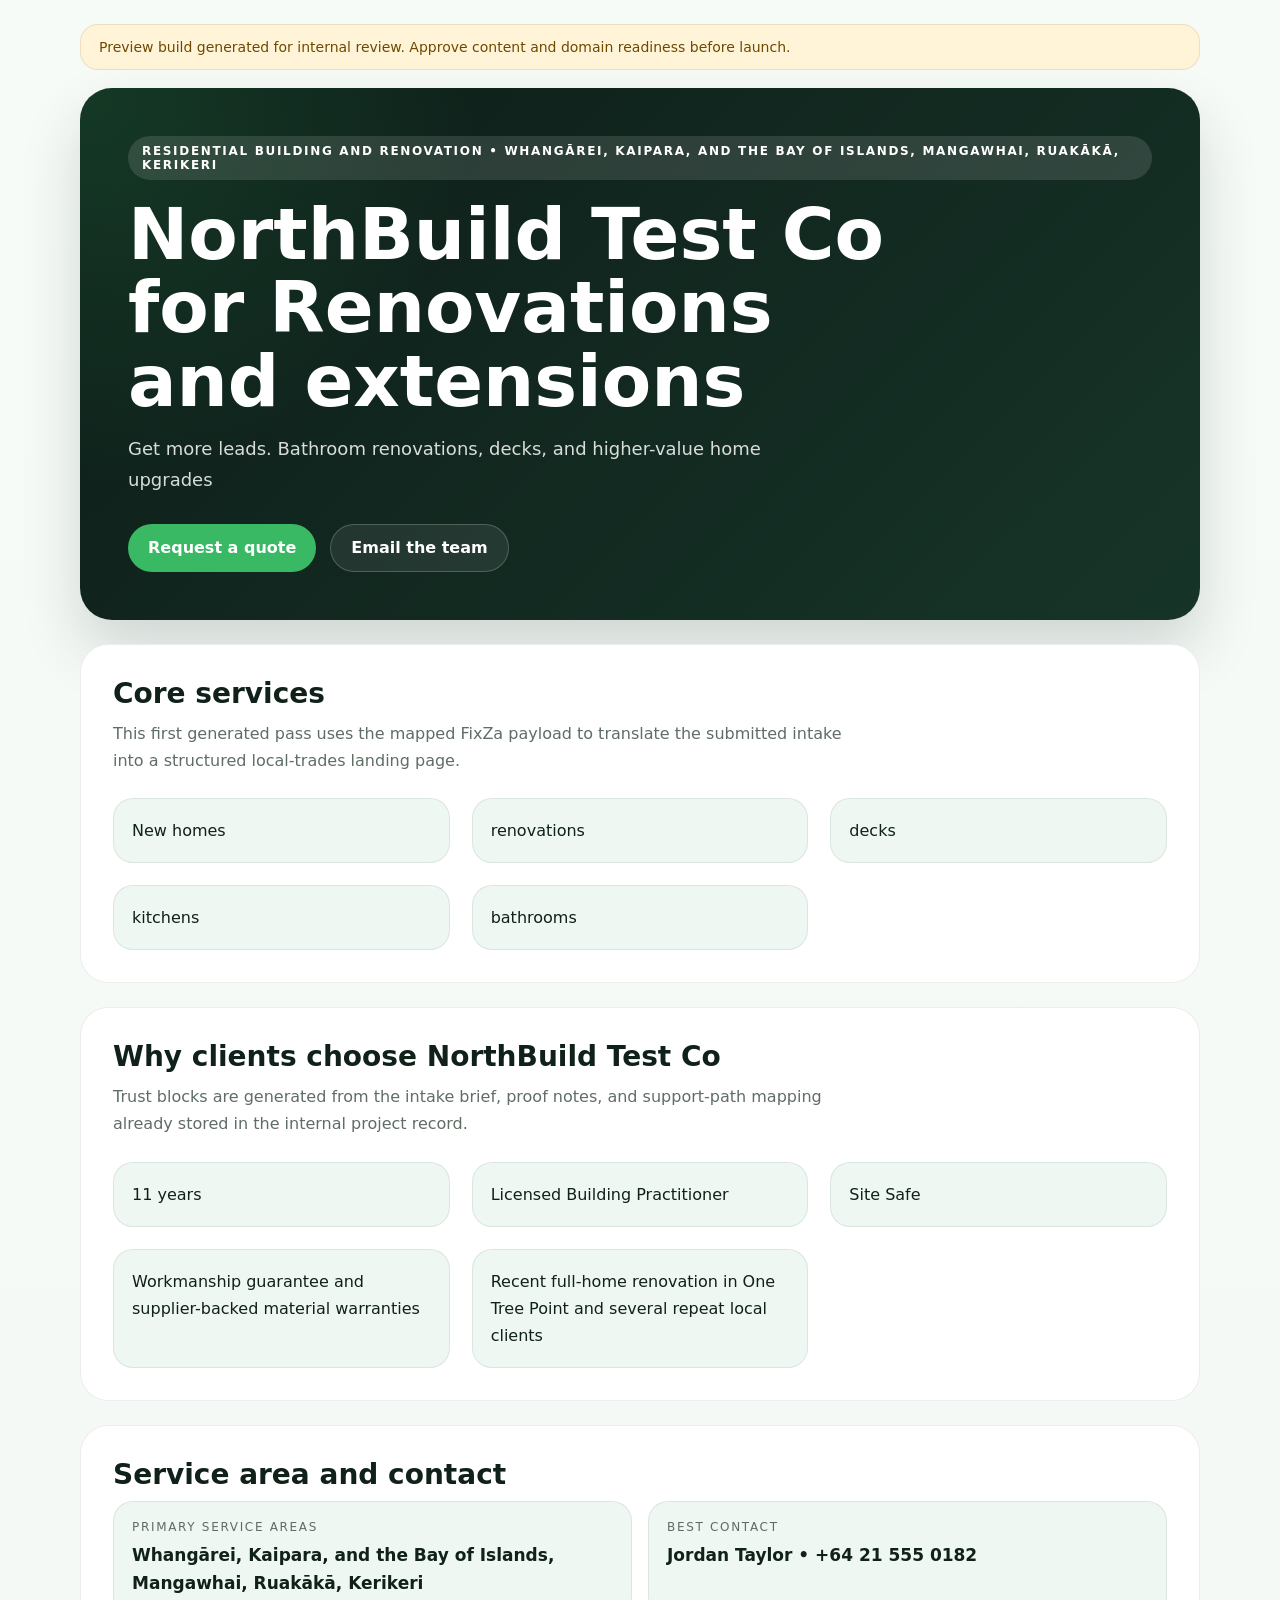
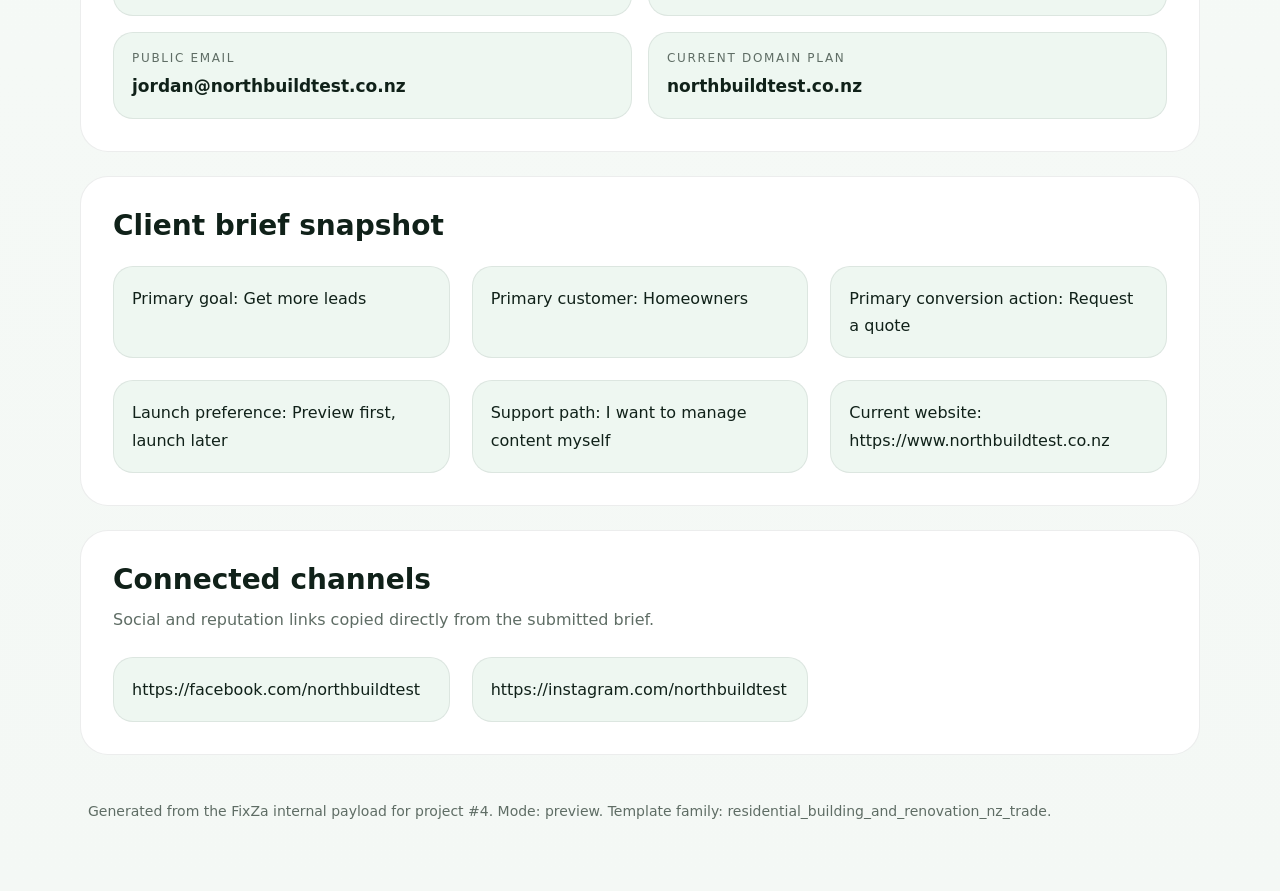
<file: site/live/index.html>
<!DOCTYPE html>
<html lang="en-NZ">
  <head>
    <meta charset="UTF-8" />
    <meta name="viewport" content="width=device-width, initial-scale=1.0" />
    <title>NorthBuild Test Co | FixZa generated site</title>
    <meta name="description" content="Get more leads" />
    <style>
      :root {
        color-scheme: light;
        --bg: #f4f8f5;
        --surface: #ffffff;
        --surface-soft: #eef7f1;
        --text: #102119;
        --muted: #5f6d65;
        --brand: #2d8f53;
        --brand-dark: #153f27;
        --border: rgba(16, 33, 25, 0.08);
      }
      * { box-sizing: border-box; }
      body {
        margin: 0;
        font-family: Inter, system-ui, -apple-system, BlinkMacSystemFont, "Segoe UI", sans-serif;
        background: linear-gradient(180deg, #f7fbf8 0%, var(--bg) 100%);
        color: var(--text);
      }
      a { color: inherit; }
      .page {
        width: min(1120px, calc(100% - 32px));
        margin: 0 auto;
        padding: 24px 0 72px;
      }
      .environment-banner {
        margin: 0 auto 18px;
        padding: 14px 18px;
        border-radius: 18px;
        background: #fff4d8;
        color: #6d4a00;
        border: 1px solid rgba(109, 74, 0, 0.12);
        font-size: 14px;
      }
      .environment-banner.live {
        background: #e8f7ee;
        color: #165231;
        border-color: rgba(22, 82, 49, 0.12);
      }
      .hero {
        background: radial-gradient(circle at top left, rgba(58, 185, 100, 0.18), transparent 32%), linear-gradient(135deg, #0d1d18 0%, #173428 100%);
        color: white;
        border-radius: 32px;
        padding: 48px;
        box-shadow: 0 30px 60px rgba(9, 28, 20, 0.16);
      }
      .eyebrow {
        display: inline-flex;
        margin-bottom: 18px;
        padding: 8px 14px;
        border-radius: 999px;
        background: rgba(255, 255, 255, 0.12);
        font-size: 12px;
        font-weight: 700;
        letter-spacing: 0.14em;
        text-transform: uppercase;
      }
      h1 {
        margin: 0;
        max-width: 760px;
        font-size: clamp(2.4rem, 6vw, 4.5rem);
        line-height: 1.02;
      }
      .hero-copy {
        margin-top: 16px;
        max-width: 700px;
        font-size: 18px;
        line-height: 1.7;
        color: rgba(255, 255, 255, 0.84);
      }
      .hero-actions {
        display: flex;
        flex-wrap: wrap;
        gap: 14px;
        margin-top: 28px;
      }
      .button {
        display: inline-flex;
        align-items: center;
        justify-content: center;
        min-height: 48px;
        padding: 0 20px;
        border-radius: 999px;
        text-decoration: none;
        font-weight: 700;
      }
      .button.primary {
        background: #3ab964;
        color: white;
      }
      .button.secondary {
        border: 1px solid rgba(255, 255, 255, 0.2);
        color: white;
        background: rgba(255, 255, 255, 0.08);
      }
      .grid {
        display: grid;
        gap: 22px;
        margin-top: 24px;
      }
      .grid.three {
        grid-template-columns: repeat(3, minmax(0, 1fr));
      }
      .section {
        margin-top: 24px;
        padding: 32px;
        border-radius: 28px;
        background: var(--surface);
        border: 1px solid var(--border);
      }
      .section h2 {
        margin: 0 0 10px;
        font-size: 28px;
      }
      .lead {
        margin: 0 0 22px;
        max-width: 760px;
        color: var(--muted);
        line-height: 1.7;
      }
      .card {
        border: 1px solid var(--border);
        background: var(--surface-soft);
        border-radius: 20px;
        padding: 18px;
      }
      .card p {
        margin: 0;
        line-height: 1.7;
      }
      .info-list {
        display: grid;
        grid-template-columns: repeat(2, minmax(0, 1fr));
        gap: 16px;
      }
      .info-item {
        padding: 18px;
        border-radius: 20px;
        border: 1px solid var(--border);
        background: var(--surface-soft);
      }
      .label {
        margin: 0 0 8px;
        font-size: 12px;
        letter-spacing: 0.14em;
        text-transform: uppercase;
        color: var(--muted);
      }
      .value {
        margin: 0;
        font-size: 17px;
        line-height: 1.6;
        font-weight: 600;
      }
      .muted {
        color: var(--muted);
        line-height: 1.7;
      }
      footer {
        margin-top: 24px;
        padding: 24px 8px 0;
        color: var(--muted);
        font-size: 14px;
      }
      @media (max-width: 900px) {
        .hero { padding: 32px 24px; }
        .grid.three, .info-list { grid-template-columns: 1fr; }
        .section { padding: 24px; }
      }
    </style>
  </head>
  <body>
    <div class="page">
      <div class="environment-banner">Preview build generated for internal review. Approve content and domain readiness before launch.</div>
      <section class="hero">
        <div class="eyebrow">Residential building and renovation • Whangārei, Kaipara, and the Bay of Islands, Mangawhai, Ruakākā, Kerikeri</div>
        <h1>NorthBuild Test Co for Renovations and extensions</h1>
        <p class="hero-copy">Get more leads. Bathroom renovations, decks, and higher-value home upgrades</p>
        <div class="hero-actions">
          <a class="button primary" href="tel:+64 21 555 0182">Request a quote</a>
          <a class="button secondary" href="mailto:jordan@northbuildtest.co.nz">Email the team</a>
        </div>
      </section>

      <section class="section">
        <h2>Core services</h2>
        <p class="lead">This first generated pass uses the mapped FixZa payload to translate the submitted intake into a structured local-trades landing page.</p>
        <div class="grid three">
          <div class="card"><p>New homes</p></div>
<div class="card"><p>renovations</p></div>
<div class="card"><p>decks</p></div>
<div class="card"><p>kitchens</p></div>
<div class="card"><p>bathrooms</p></div>
        </div>
      </section>

      <section class="section">
        <h2>Why clients choose NorthBuild Test Co</h2>
        <p class="lead">Trust blocks are generated from the intake brief, proof notes, and support-path mapping already stored in the internal project record.</p>
        <div class="grid three">
          <div class="card"><p>11 years</p></div>
<div class="card"><p>Licensed Building Practitioner</p></div>
<div class="card"><p>Site Safe</p></div>
<div class="card"><p>Workmanship guarantee and supplier-backed material warranties</p></div>
<div class="card"><p>Recent full-home renovation in One Tree Point and several repeat local clients</p></div>
        </div>
      </section>

      <section class="section">
        <h2>Service area and contact</h2>
        <div class="info-list">
          <div class="info-item">
            <p class="label">Primary service areas</p>
            <p class="value">Whangārei, Kaipara, and the Bay of Islands, Mangawhai, Ruakākā, Kerikeri</p>
          </div>
          <div class="info-item">
            <p class="label">Best contact</p>
            <p class="value">Jordan Taylor • +64 21 555 0182</p>
          </div>
          <div class="info-item">
            <p class="label">Public email</p>
            <p class="value">jordan@northbuildtest.co.nz</p>
          </div>
          <div class="info-item">
            <p class="label">Current domain plan</p>
            <p class="value">northbuildtest.co.nz</p>
          </div>
        </div>
      </section>

      <section class="section">
        <h2>Client brief snapshot</h2>
        <div class="grid three">
          <div class="card"><p>Primary goal: Get more leads</p></div>
<div class="card"><p>Primary customer: Homeowners</p></div>
<div class="card"><p>Primary conversion action: Request a quote</p></div>
<div class="card"><p>Launch preference: Preview first, launch later</p></div>
<div class="card"><p>Support path: I want to manage content myself</p></div>
<div class="card"><p>Current website: https://www.northbuildtest.co.nz</p></div>
        </div>
      </section>

      
        <section class="section">
          <h2>Connected channels</h2>
          <p class="lead">Social and reputation links copied directly from the submitted brief.</p>
          <div class="grid three">
            <div class="card"><p>https://facebook.com/northbuildtest</p></div>
<div class="card"><p>https://instagram.com/northbuildtest</p></div>
          </div>
        </section>
      

      <footer>
        Generated from the FixZa internal payload for project #4. Mode: preview. Template family: residential_building_and_renovation_nz_trade.
      </footer>
    </div>
  </body>
</html>
</file>
